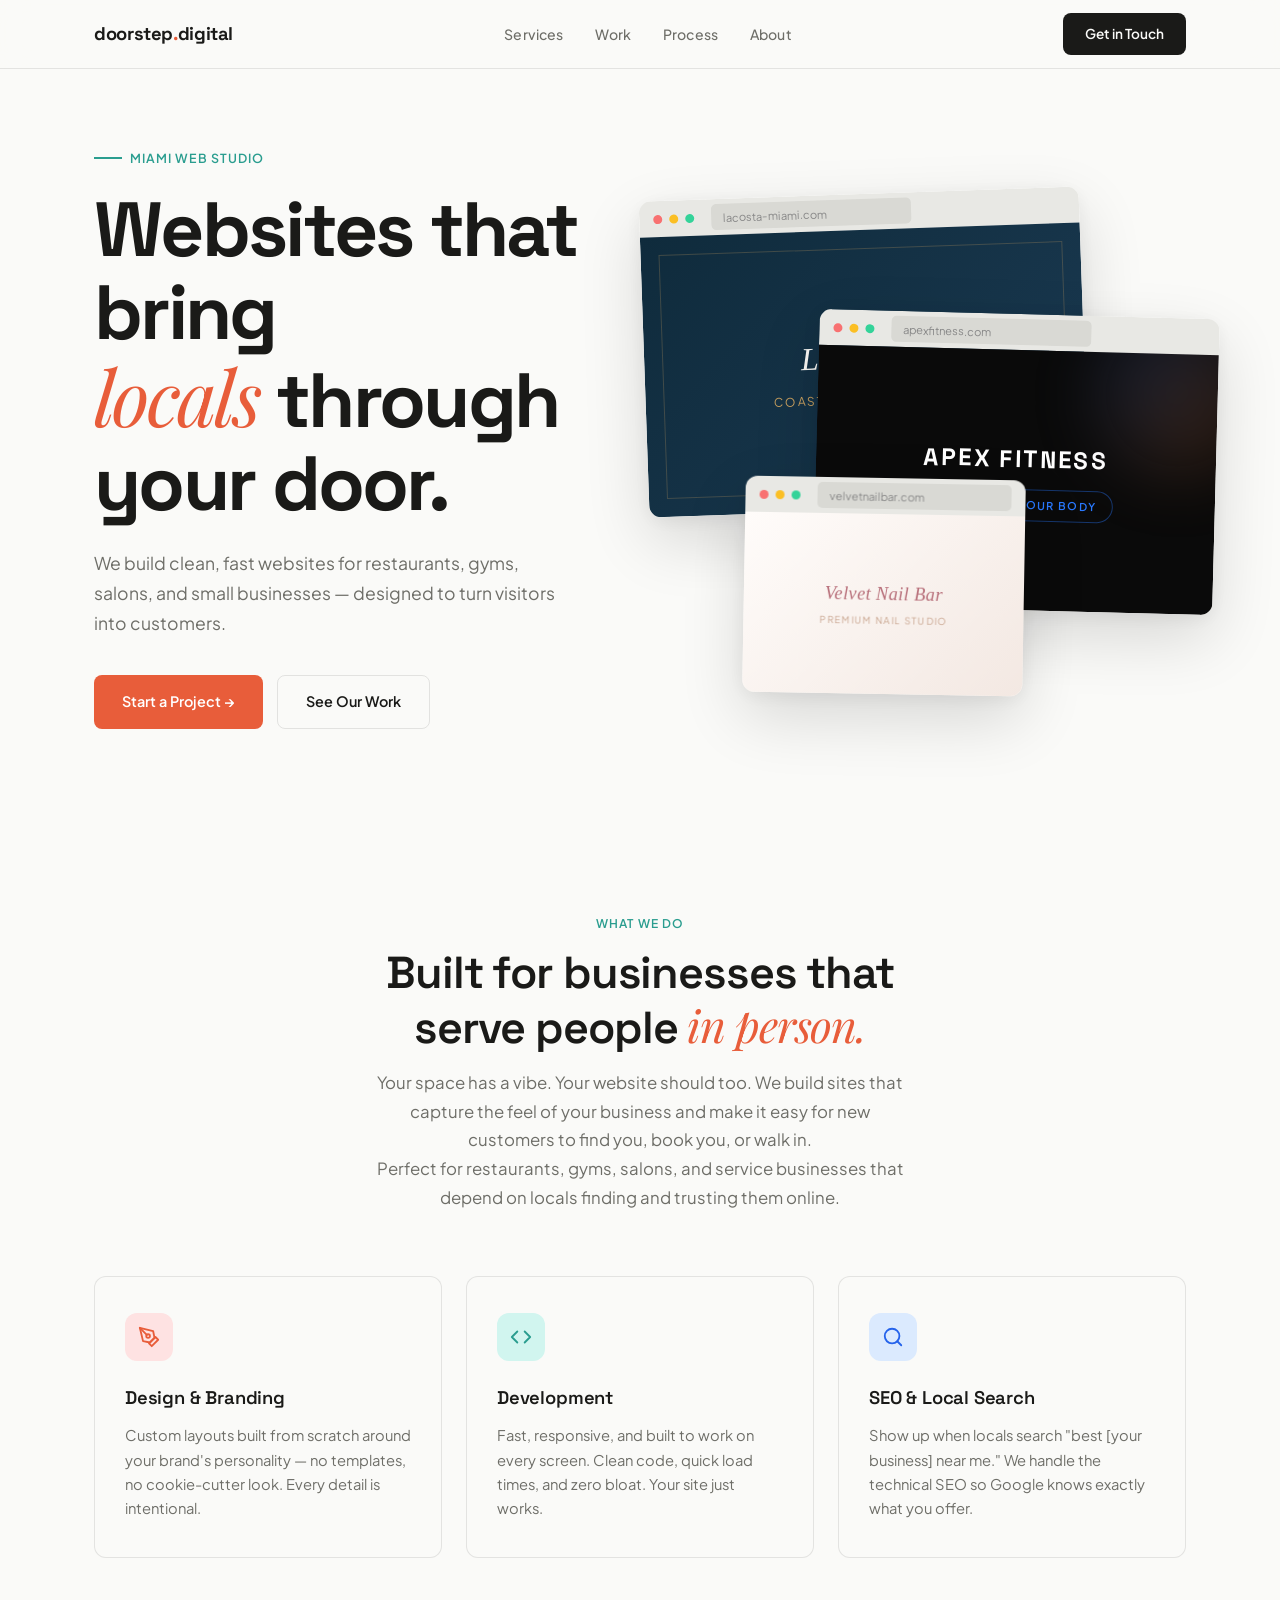
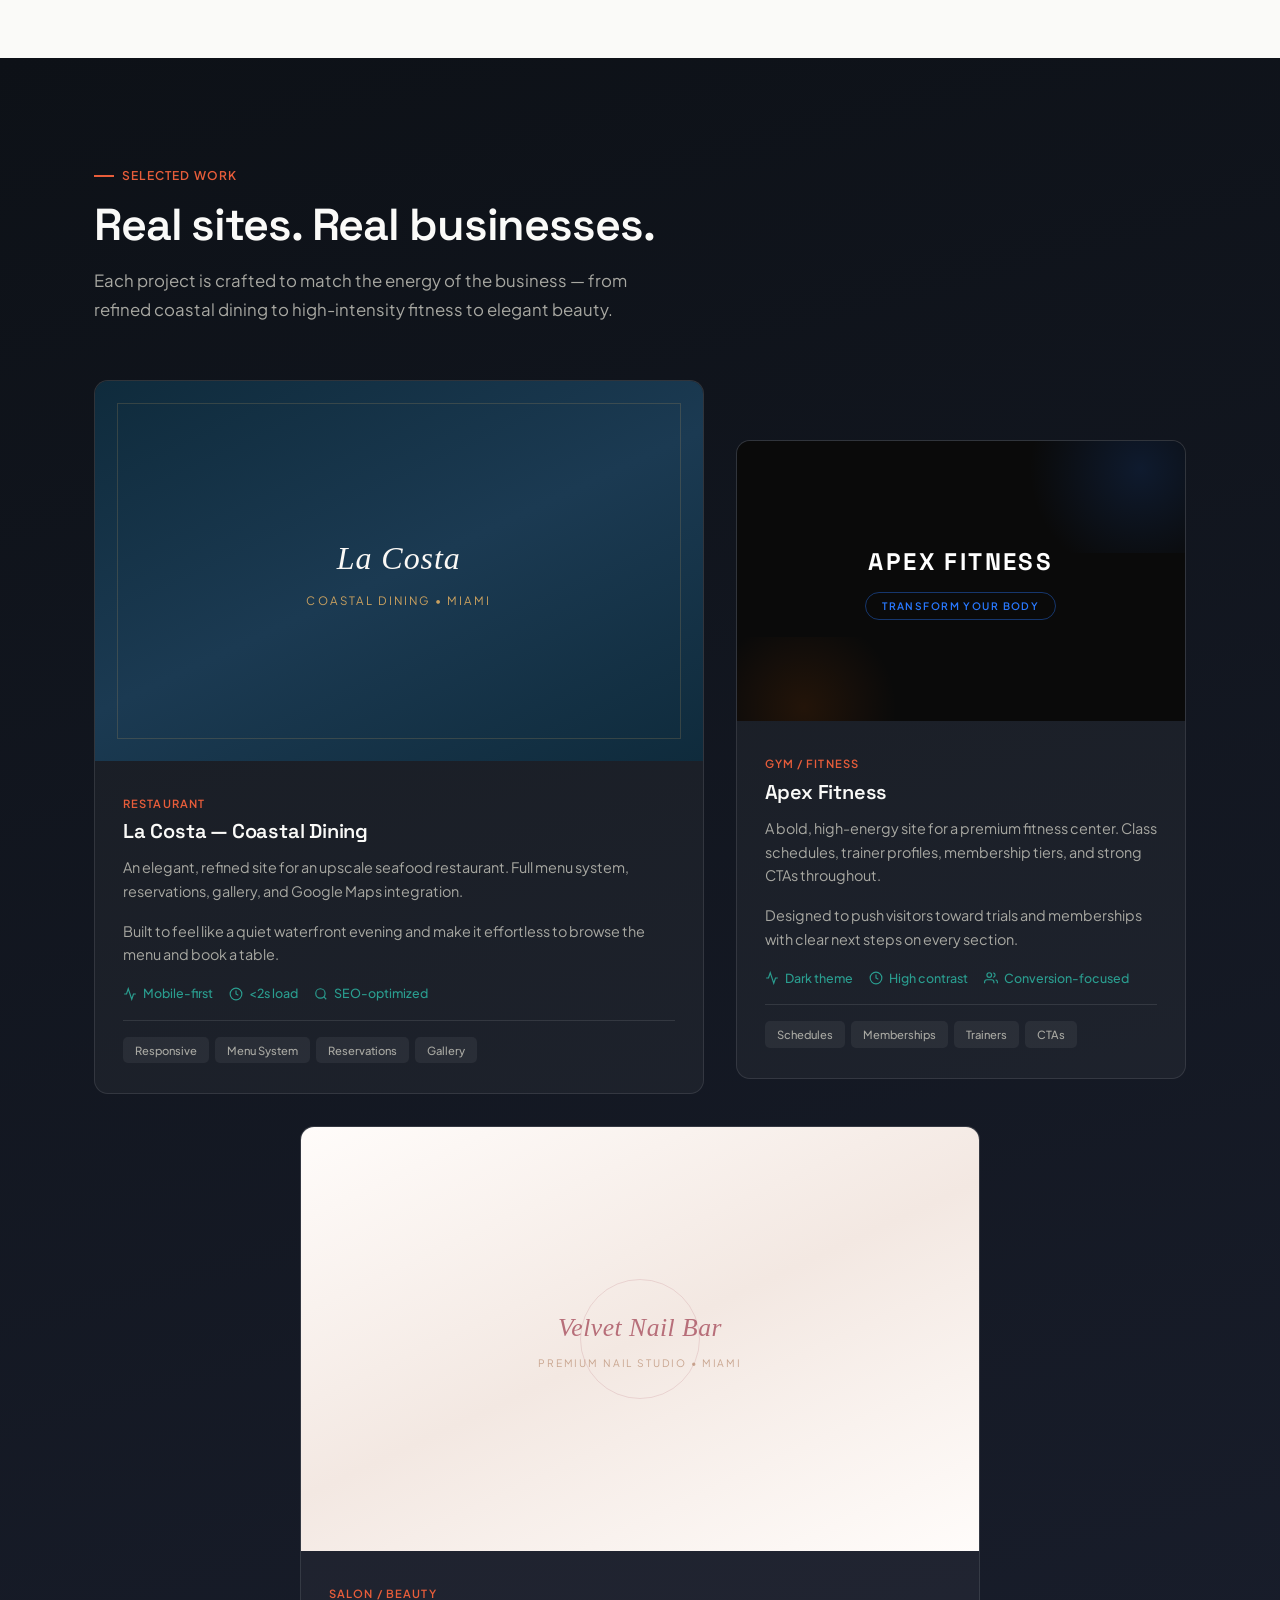
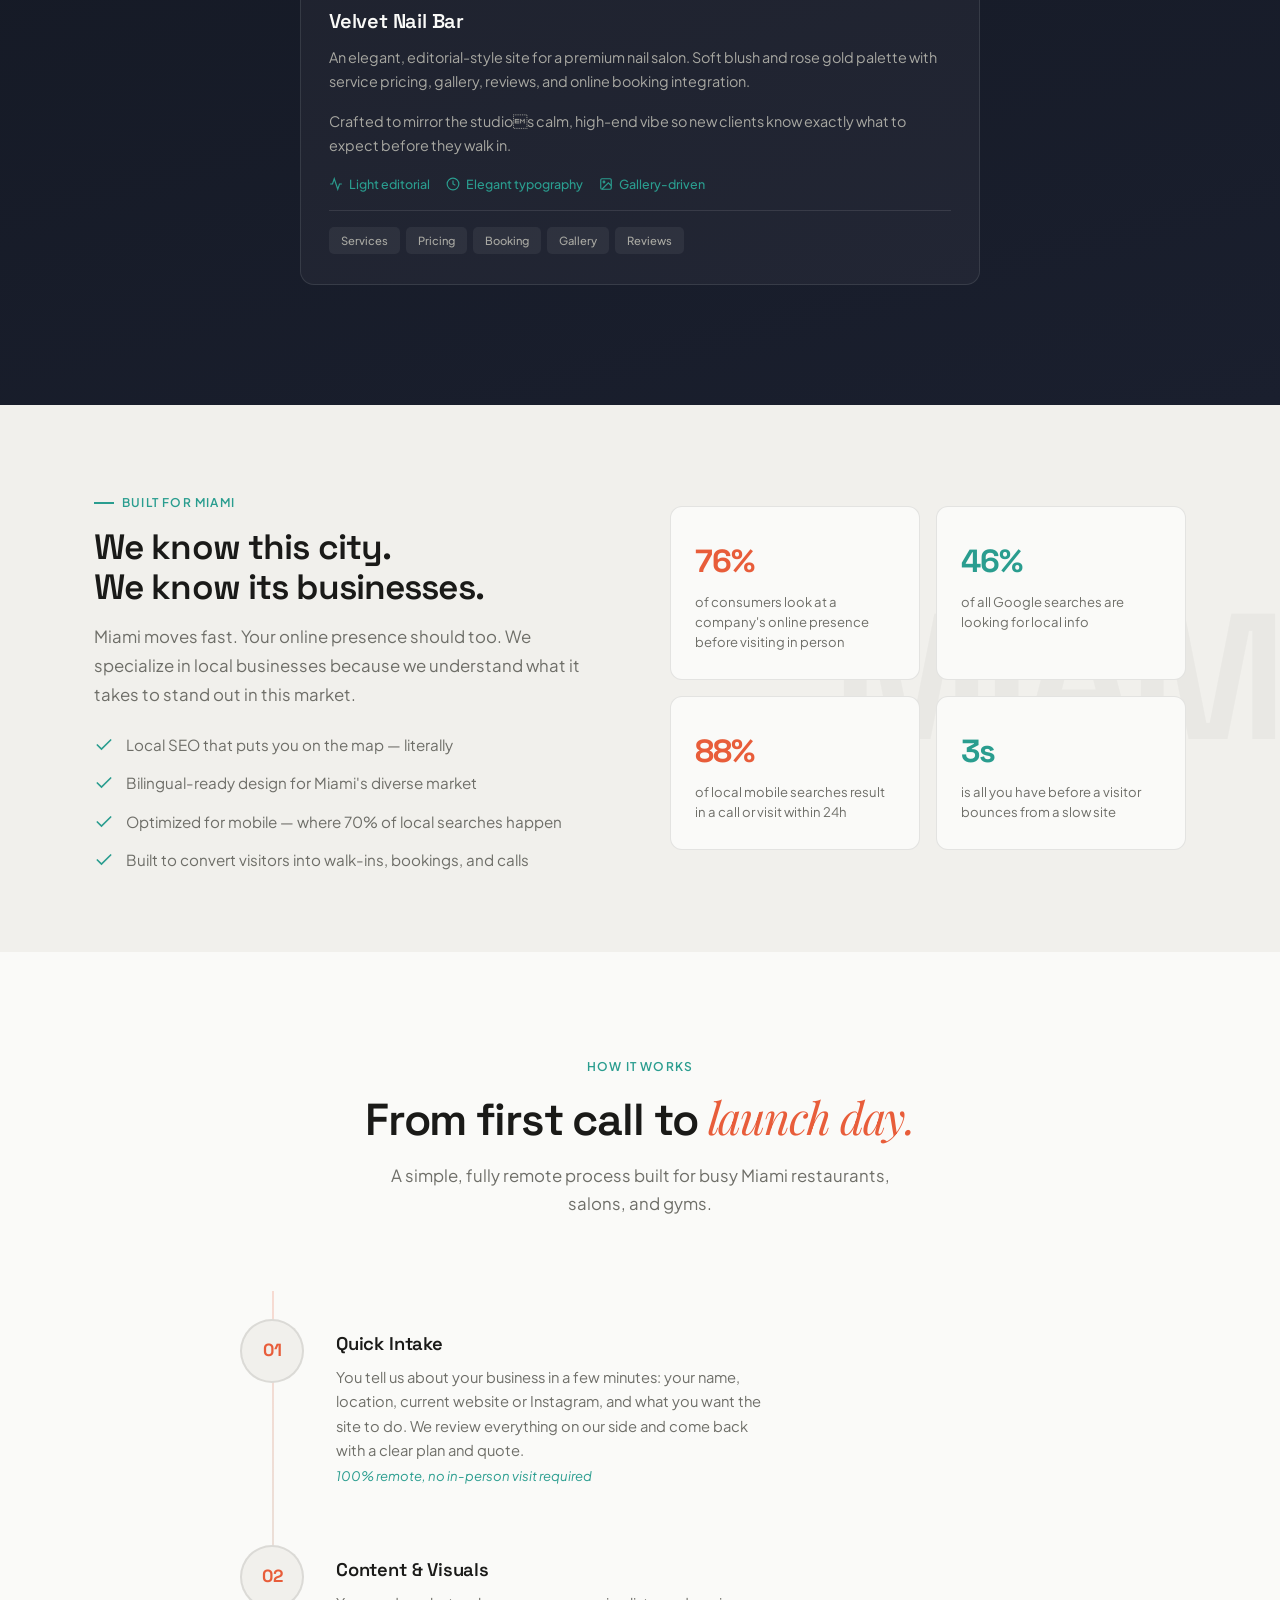
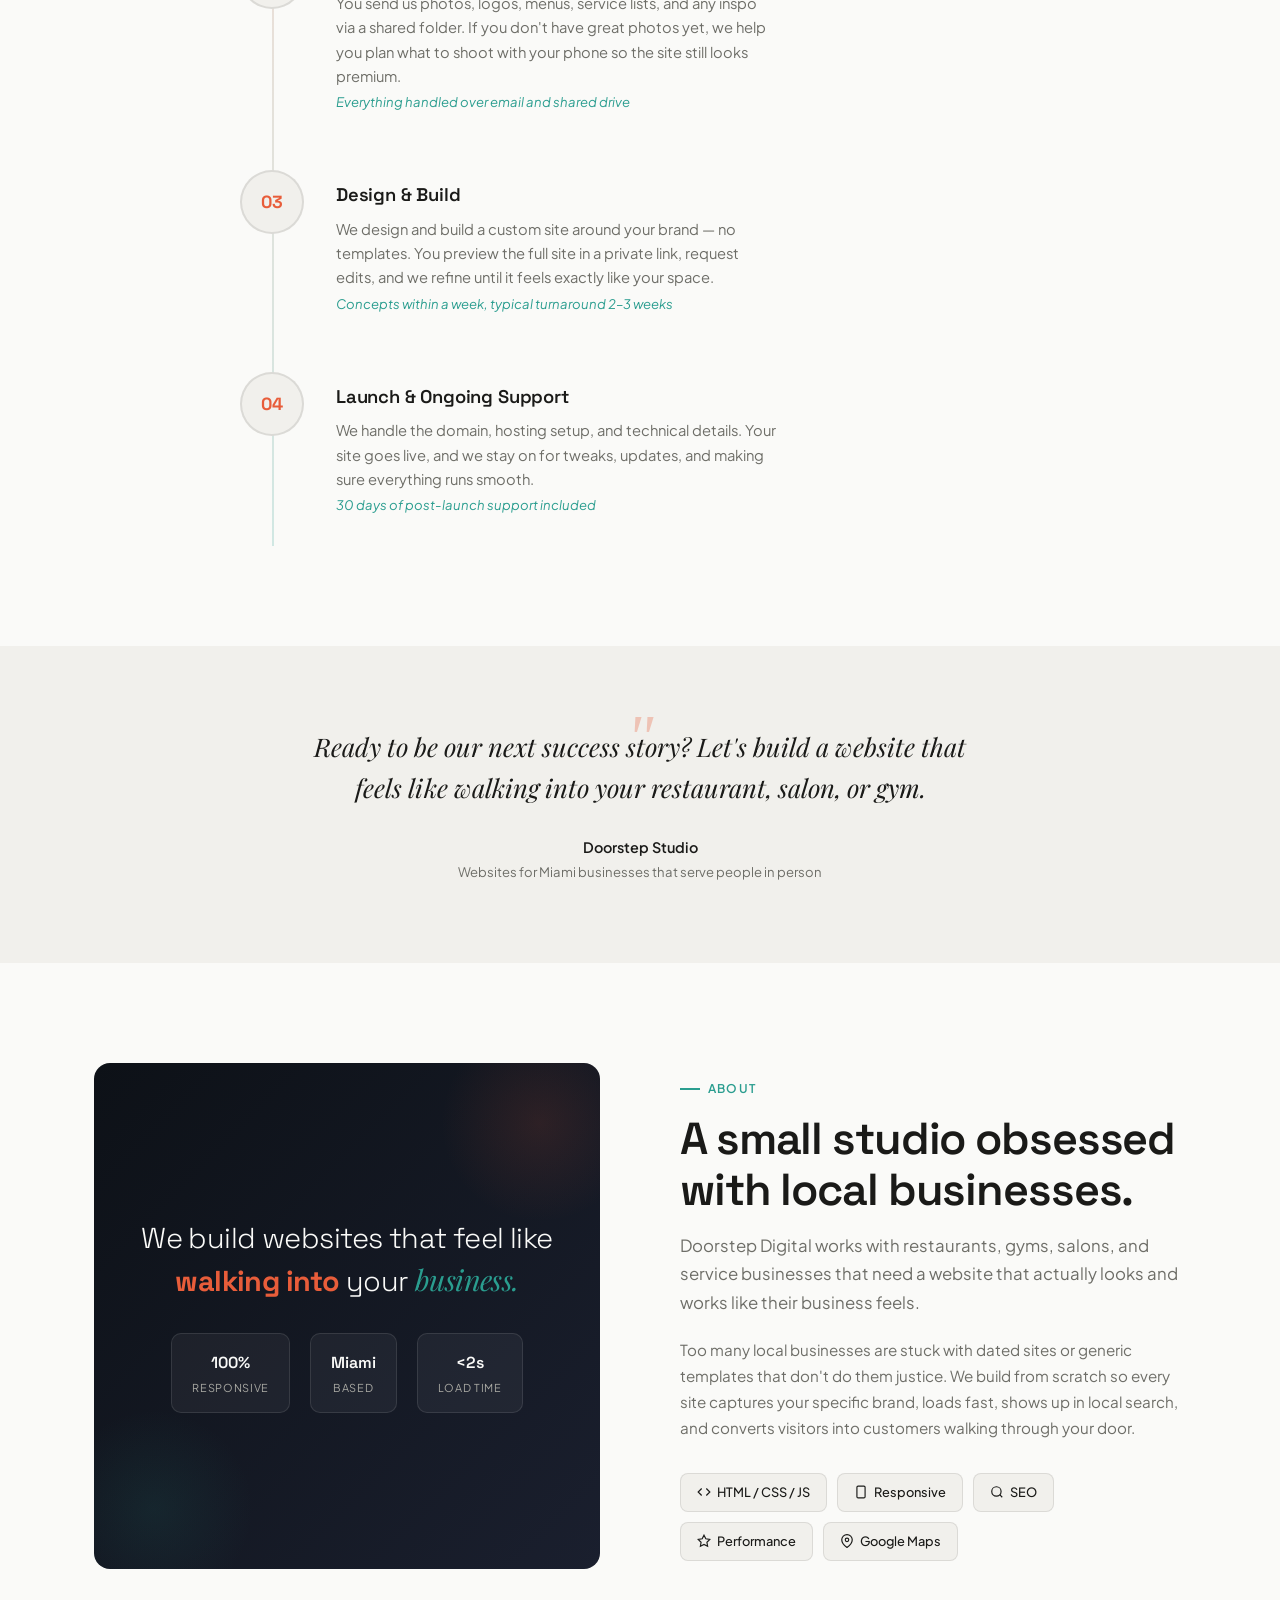
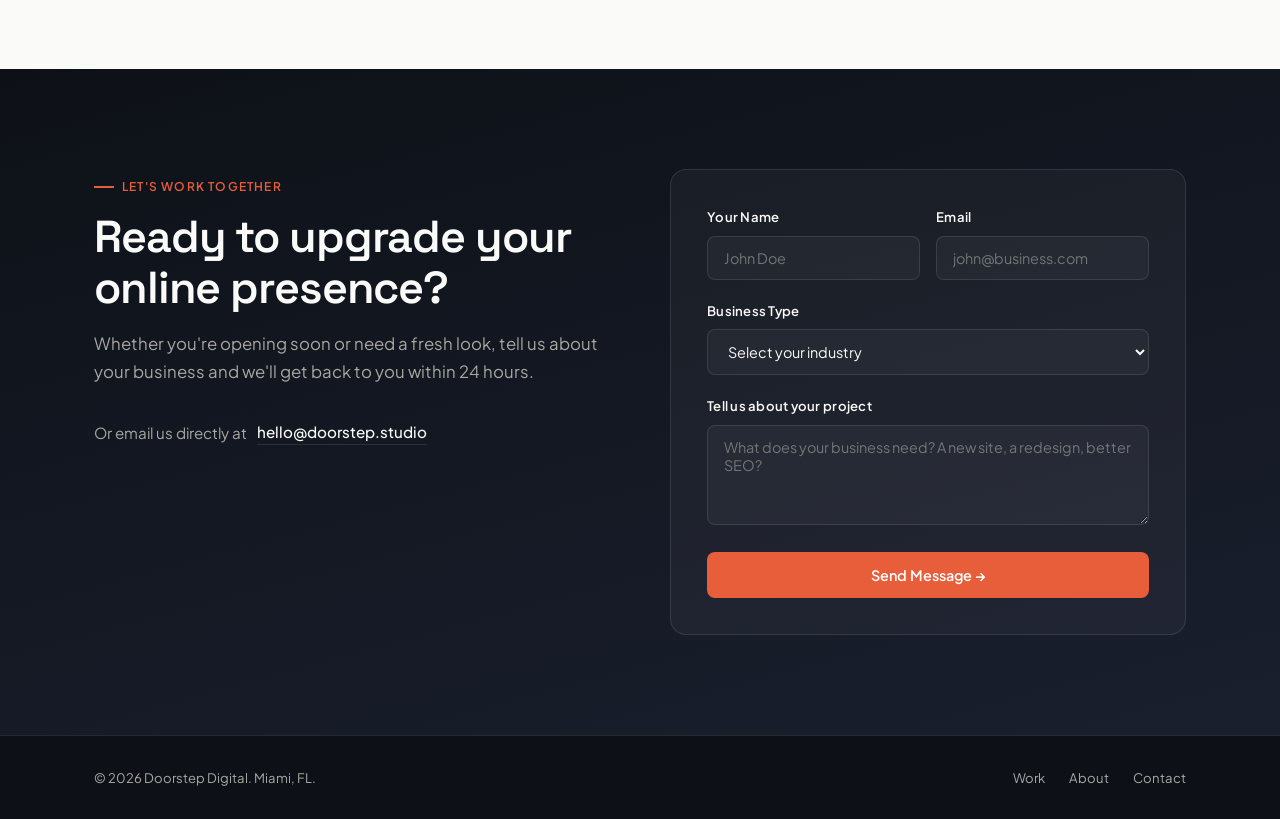
<file: index.html>
<!DOCTYPE html>
<html lang="en">
<head>
  <meta charset="UTF-8">
  <meta name="viewport" content="width=device-width, initial-scale=1.0">
  <title>Doorstep Digital — Websites for Local Businesses</title>
  <meta name="description" content="Doorstep Digital builds sharp, conversion-focused websites for restaurants, gyms, salons, and local businesses. We make your online presence match your in-person experience.">
  <link rel="preconnect" href="https://fonts.googleapis.com">
  <link rel="preconnect" href="https://fonts.gstatic.com" crossorigin>
  <link href="https://fonts.googleapis.com/css2?family=Plus+Jakarta+Sans:ital,wght@0,400;0,500;0,600;0,700;1,400;1,500&family=Space+Grotesk:wght@300;400;500;600;700&family=Playfair+Display:ital,wght@1,400;1,500&display=swap" rel="stylesheet">
  <style>
    *, *::before, *::after { margin: 0; padding: 0; box-sizing: border-box; }
    html { scroll-behavior: smooth; scroll-padding-top: 80px; }

    :root {
      --bg: #FAFAF8;
      --bg-alt: #F1F0EC;
      --bg-dark: #0D1117;
      --bg-dark-mid: #141A23;
      --bg-dark-alt: #1A1F2E;
      --text: #1A1A18;
      --text-muted: #6E6E68;
      --text-inv: #FAFAF8;
      --text-inv-muted: #A8A8A2;
      --accent: #E85D3A;
      --accent-hover: #D14E2D;
      --teal: #2A9D8F;
      --teal-hover: #238578;
      --rule: rgba(26,26,24,0.10);
      --rule-inv: rgba(250,250,248,0.10);
      --heading: 'Space Grotesk', system-ui, sans-serif;
      --body: 'Plus Jakarta Sans', system-ui, sans-serif;
      --serif: 'Playfair Display', Georgia, serif;
      --ease: cubic-bezier(0.25, 0.46, 0.45, 0.94);
      --ease-out: cubic-bezier(0.16, 1, 0.3, 1);
      --radius: 8px;
    }

    body {
      font-family: var(--body);
      color: var(--text);
      background: var(--bg);
      line-height: 1.65;
      -webkit-font-smoothing: antialiased;
      overflow-x: hidden;
    }

    img { max-width: 100%; display: block; }
    a { text-decoration: none; color: inherit; }

    .container {
      width: 100%;
      max-width: 1140px;
      margin: 0 auto;
      padding: 0 24px;
    }

    /* ===== SCROLL PROGRESS ===== */
    .scroll-progress {
      position: fixed;
      top: 0;
      left: 0;
      height: 3px;
      background: linear-gradient(90deg, var(--accent), var(--teal));
      width: 0%;
      z-index: 200;
      transition: width 0.1s linear;
    }

    /* ===== NAV ===== */
    .nav {
      position: fixed; top: 0; left: 0; width: 100%;
      z-index: 100;
      background: rgba(250,250,248,0.88);
      backdrop-filter: blur(16px);
      -webkit-backdrop-filter: blur(16px);
      border-bottom: 1px solid var(--rule);
      transition: background 0.3s, box-shadow 0.3s;
    }
    .nav .container {
      display: flex; align-items: center; justify-content: space-between;
      height: 68px;
    }
    .nav-brand {
      font-family: var(--heading);
      font-weight: 700;
      font-size: 1.15rem;
      letter-spacing: -0.02em;
    }
    .nav-brand span { color: var(--accent); }
    .nav-links { display: flex; gap: 32px; list-style: none; }
    .nav-links a {
      font-size: 0.88rem;
      font-weight: 500;
      color: var(--text-muted);
      letter-spacing: 0.01em;
      transition: color 0.2s;
    }
    .nav-links a:hover { color: var(--text); }
    .nav-cta {
      font-size: 0.85rem;
      font-weight: 600;
      color: var(--text-inv);
      background: var(--text);
      padding: 10px 22px;
      border-radius: var(--radius);
      transition: background 0.2s, transform 0.15s;
    }
    .nav-cta:hover { background: var(--accent); transform: translateY(-1px); }
    .menu-toggle {
      display: none;
      background: none; border: none; cursor: pointer;
      width: 28px; height: 20px; position: relative;
    }
    .menu-toggle span {
      display: block; width: 100%; height: 2px;
      background: var(--text);
      position: absolute; left: 0;
      transition: all 0.3s var(--ease);
    }
    .menu-toggle span:nth-child(1) { top: 0; }
    .menu-toggle span:nth-child(2) { top: 9px; }
    .menu-toggle span:nth-child(3) { top: 18px; }
    .menu-toggle.active span:nth-child(1) { top: 9px; transform: rotate(45deg); }
    .menu-toggle.active span:nth-child(2) { opacity: 0; }
    .menu-toggle.active span:nth-child(3) { top: 9px; transform: rotate(-45deg); }

    /* ===== HERO ===== */
    .hero {
      padding: 140px 0 80px;
      position: relative;
      overflow: hidden;
    }
    .hero .container {
      display: grid;
      grid-template-columns: 1fr 1fr;
      gap: 48px;
      align-items: center;
    }
    .hero-label {
      display: inline-flex;
      align-items: center;
      gap: 8px;
      font-size: 0.78rem;
      font-weight: 600;
      letter-spacing: 0.08em;
      text-transform: uppercase;
      color: var(--teal);
      margin-bottom: 20px;
    }
    .hero-label::before {
      content: '';
      width: 28px; height: 2px;
      background: var(--teal);
    }
    .hero h1 {
      font-family: var(--heading);
      font-size: clamp(3rem, 6vw, 5rem);
      font-weight: 700;
      line-height: 1.08;
      letter-spacing: -0.035em;
      color: var(--text);
      margin-bottom: 24px;
    }
    .hero h1 .hero-accent {
      font-family: var(--serif);
      font-style: italic;
      color: var(--accent);
      font-weight: 400;
    }
    .hero-line {
      display: block;
      opacity: 0;
      transform: translateY(20px);
      animation: heroReveal 0.7s var(--ease-out) forwards;
    }
    .hero-line:nth-child(2) { animation-delay: 0.15s; }
    .hero-line:nth-child(3) { animation-delay: 0.3s; }
    @keyframes heroReveal {
      to { opacity: 1; transform: translateY(0); }
    }
    .hero-sub {
      font-size: 1.1rem;
      color: var(--text-muted);
      line-height: 1.7;
      max-width: 480px;
      margin-bottom: 36px;
      opacity: 0;
      animation: heroReveal 0.7s var(--ease-out) 0.45s forwards;
    }
    .hero-actions {
      display: flex; gap: 14px; flex-wrap: wrap;
      opacity: 0;
      animation: heroReveal 0.7s var(--ease-out) 0.6s forwards;
    }
    .btn {
      display: inline-flex; align-items: center; gap: 8px;
      font-family: var(--body);
      font-size: 0.9rem;
      font-weight: 600;
      padding: 14px 28px;
      border-radius: var(--radius);
      border: none; cursor: pointer;
      transition: all 0.2s var(--ease);
    }
    .btn-primary { background: var(--accent); color: #fff; }
    .btn-primary:hover { background: var(--accent-hover); transform: translateY(-2px); box-shadow: 0 8px 24px rgba(232,93,58,0.25); }
    .btn-secondary { background: transparent; color: var(--text); border: 1.5px solid var(--rule); }
    .btn-secondary:hover { border-color: var(--text); }
    .btn-teal { background: var(--teal); color: #fff; }
    .btn-teal:hover { background: var(--teal-hover); transform: translateY(-2px); box-shadow: 0 8px 24px rgba(42,157,143,0.25); }

    /* Hero Visual — large staggered browser mockups */
    .hero-visual {
      position: relative;
      height: 480px;
      opacity: 0;
      animation: heroReveal 0.9s var(--ease-out) 0.3s forwards;
    }
    .browser-mock {
      position: absolute;
      border-radius: 12px;
      overflow: hidden;
      box-shadow: 0 24px 64px rgba(0,0,0,0.14), 0 4px 20px rgba(0,0,0,0.06);
      transition: transform 0.5s var(--ease-out), box-shadow 0.5s var(--ease-out);
    }
    .browser-mock:hover {
      transform: translateY(-8px) !important;
      box-shadow: 0 32px 80px rgba(0,0,0,0.18), 0 8px 24px rgba(0,0,0,0.08);
    }
    .browser-bar {
      height: 36px;
      background: #E8E8E4;
      display: flex; align-items: center; padding: 0 14px; gap: 7px;
    }
    .browser-dot { width: 9px; height: 9px; border-radius: 50%; }
    .browser-dot:nth-child(1) { background: #F87171; }
    .browser-dot:nth-child(2) { background: #FBBF24; }
    .browser-dot:nth-child(3) { background: #34D399; }
    .browser-url {
      margin-left: 10px;
      font-size: 0.7rem;
      color: #888;
      background: #D9D9D4;
      padding: 4px 12px;
      border-radius: 5px;
      flex: 1;
      max-width: 200px;
    }

    .mock-la-costa {
      width: 440px;
      top: 0; left: -20px;
      z-index: 2;
      transform: rotate(-2deg);
    }
    .mock-la-costa .mock-body {
      height: 280px;
      background: linear-gradient(135deg, #0F2B3C, #1B3A52);
      position: relative;
      display: flex; flex-direction: column;
      align-items: center; justify-content: center;
      color: #FAF8F5;
    }
    .mock-la-costa .mock-body h3 {
      font-family: Georgia, serif;
      font-size: 2rem;
      font-weight: 400;
      font-style: italic;
      letter-spacing: 0.04em;
      margin-bottom: 6px;
    }
    .mock-la-costa .mock-body p {
      font-size: 0.75rem;
      letter-spacing: 0.15em;
      text-transform: uppercase;
      color: #C9A05F;
    }
    .mock-la-costa .mock-body::before {
      content: '';
      position: absolute;
      top: 18px; left: 18px; right: 18px; bottom: 18px;
      border: 1px solid rgba(201,160,95,0.25);
      pointer-events: none;
    }

    .mock-apex {
      width: 400px;
      top: 120px; right: -30px;
      z-index: 3;
      transform: rotate(1.5deg);
    }
    .mock-velvet {
      width: 280px;
      bottom: -20px; left: 80px;
      z-index: 4;
      transform: rotate(1deg);
    }
    .mock-velvet .mock-body {
      height: 180px;
      background: linear-gradient(135deg, #FFFCFA, #F3E8E2);
      display: flex; flex-direction: column;
      align-items: center; justify-content: center;
      position: relative;
    }
    .mock-velvet .mock-body h3 {
      font-family: Georgia, serif;
      font-size: 1.15rem;
      font-weight: 400;
      font-style: italic;
      color: #B76E79;
      letter-spacing: 0.02em;
    }
    .mock-velvet .mock-body p {
      font-size: 0.6rem;
      letter-spacing: 0.14em;
      text-transform: uppercase;
      color: #C9A690;
      margin-top: 4px;
    }
    .mock-apex .mock-body {
      height: 260px;
      background: #0a0a0a;
      display: flex; flex-direction: column;
      align-items: center; justify-content: center;
      color: #fff;
      position: relative;
      overflow: hidden;
    }
    .mock-apex .mock-body::before {
      content: '';
      position: absolute;
      top: -40px; right: -40px;
      width: 160px; height: 160px;
      background: linear-gradient(135deg, #2979ff, #ff6d00);
      border-radius: 50%;
      opacity: 0.2;
      filter: blur(35px);
    }
    .mock-apex .mock-body h3 {
      font-family: 'Space Grotesk', sans-serif;
      font-size: 1.5rem;
      font-weight: 900;
      text-transform: uppercase;
      letter-spacing: 0.1em;
      margin-bottom: 10px;
    }
    .mock-apex .mock-body .mock-tag {
      font-size: 0.68rem;
      font-weight: 600;
      text-transform: uppercase;
      letter-spacing: 0.12em;
      padding: 6px 16px;
      border: 1px solid rgba(41,121,255,0.4);
      border-radius: 20px;
      color: #2979ff;
    }

    /* ===== SHARED SECTION STYLES ===== */
    .section-tag {
      display: inline-flex;
      align-items: center;
      gap: 8px;
      font-size: 0.75rem;
      font-weight: 600;
      letter-spacing: 0.1em;
      text-transform: uppercase;
      color: var(--teal);
      margin-bottom: 14px;
    }
    .section-tag::before {
      content: '';
      width: 20px; height: 2px;
      background: currentColor;
    }
    .section-title {
      font-family: var(--heading);
      font-size: clamp(1.8rem, 3.5vw, 2.8rem);
      font-weight: 600;
      letter-spacing: -0.025em;
      line-height: 1.15;
      margin-bottom: 16px;
    }
    .section-desc {
      font-size: 1.05rem;
      color: var(--text-muted);
      max-width: 540px;
      line-height: 1.7;
    }

    /* ===== SERVICES ===== */
    .services { padding: 100px 0; background: var(--bg); }
    .services-header { text-align: center; margin-bottom: 64px; }
    .services-header .section-tag::before { display: none; }
    .services-header .section-desc { margin: 0 auto; }
    .services-grid {
      display: grid;
      grid-template-columns: repeat(3, 1fr);
      gap: 24px;
    }
    .service-card {
      padding: 36px 30px;
      border-radius: 12px;
      border: 1px solid var(--rule);
      background: var(--bg);
      transition: all 0.35s var(--ease);
    }
    .service-card:hover {
      border-color: transparent;
      box-shadow: 0 16px 48px rgba(0,0,0,0.07);
      transform: translateY(-6px);
    }
    .service-icon {
      width: 48px; height: 48px;
      border-radius: 12px;
      display: flex; align-items: center; justify-content: center;
      margin-bottom: 22px;
      font-size: 1.2rem;
    }
    .service-icon.design { background: #FEE2E2; color: #E85D3A; }
    .service-icon.dev { background: #D1F5EF; color: #2A9D8F; }
    .service-icon.seo { background: #DBEAFE; color: #2563EB; }
    .service-card h3 {
      font-family: var(--heading);
      font-size: 1.15rem;
      font-weight: 600;
      margin-bottom: 10px;
      letter-spacing: -0.01em;
    }
    .service-card p {
      font-size: 0.92rem;
      color: var(--text-muted);
      line-height: 1.65;
    }

    /* ===== WORK ===== */
    .work {
      padding: 100px 0 120px;
      background: linear-gradient(165deg, var(--bg-dark) 0%, var(--bg-dark-alt) 100%);
      color: var(--text-inv);
    }
    .work .section-desc { color: var(--text-inv-muted); }
    .work-header {
      display: flex;
      justify-content: space-between;
      align-items: flex-end;
      margin-bottom: 56px;
    }
    .work .section-tag { color: var(--accent); }
    .work .section-tag::before { background: var(--accent); }
    .work-grid {
      display: grid;
      grid-template-columns: 1.15fr 0.85fr;
      gap: 32px;
      align-items: start;
    }
    .work-grid .work-card:nth-child(2) {
      margin-top: 60px;
    }
    .work-card-full {
      grid-column: 1 / -1;
      max-width: 680px;
      margin: 0 auto;
    }
    .work-card {
      border-radius: 14px;
      overflow: hidden;
      background: rgba(255,255,255,0.04);
      border: 1px solid var(--rule-inv);
      transition: all 0.4s var(--ease);
      position: relative;
    }
    .work-card:hover {
      transform: translateY(-6px);
      border-color: rgba(250,250,248,0.15);
      box-shadow: 0 24px 60px rgba(0,0,0,0.3);
    }
    .work-thumb {
      width: 100%;
      aspect-ratio: 16/10;
      overflow: hidden;
      position: relative;
    }
    .work-thumb-inner {
      width: 100%;
      height: 100%;
      display: flex;
      flex-direction: column;
      align-items: center;
      justify-content: center;
      transition: transform 0.5s var(--ease-out);
    }
    .work-card:hover .work-thumb-inner { transform: scale(1.04); }
    .work-overlay {
      position: absolute;
      inset: 0;
      background: rgba(13,17,23,0.7);
      display: flex;
      align-items: center;
      justify-content: center;
      opacity: 0;
      transition: opacity 0.35s var(--ease);
      z-index: 2;
    }
    .work-card:hover .work-overlay { opacity: 1; }
    .work-overlay span {
      font-family: var(--heading);
      font-size: 0.9rem;
      font-weight: 600;
      color: #fff;
      padding: 12px 24px;
      border: 1.5px solid rgba(255,255,255,0.5);
      border-radius: var(--radius);
      letter-spacing: 0.02em;
      transition: all 0.3s;
    }
    .work-card:hover .work-overlay span {
      border-color: var(--accent);
      background: rgba(232,93,58,0.15);
    }

    /* Thumbs */
    .thumb-lacosta {
      background: linear-gradient(155deg, #0F2B3C 0%, #1B3A52 50%, #0F2B3C 100%);
      position: relative;
    }
    .thumb-lacosta::after {
      content: '';
      position: absolute;
      inset: 22px;
      border: 1px solid rgba(201,160,95,0.2);
      pointer-events: none;
    }
    .thumb-lacosta h4 {
      font-family: Georgia, serif;
      font-size: 2rem;
      font-weight: 400;
      font-style: italic;
      color: #FAF8F5;
      letter-spacing: 0.03em;
    }
    .thumb-lacosta span {
      font-size: 0.72rem;
      letter-spacing: 0.18em;
      text-transform: uppercase;
      color: #C9A05F;
      margin-top: 6px;
    }

    .thumb-apex {
      background: #0a0a0a;
      position: relative;
      overflow: hidden;
    }
    .thumb-apex::before {
      content: '';
      position: absolute;
      top: -20%; right: -20%;
      width: 60%; height: 60%;
      background: radial-gradient(circle, rgba(41,121,255,0.15), transparent 70%);
      pointer-events: none;
    }
    .thumb-apex::after {
      content: '';
      position: absolute;
      bottom: -20%; left: -10%;
      width: 50%; height: 50%;
      background: radial-gradient(circle, rgba(255,109,0,0.1), transparent 70%);
      pointer-events: none;
    }
    .thumb-apex h4 {
      font-family: 'Space Grotesk', sans-serif;
      font-size: 1.5rem;
      font-weight: 900;
      text-transform: uppercase;
      letter-spacing: 0.1em;
      color: #fff;
    }
    .thumb-apex span {
      display: inline-block;
      margin-top: 10px;
      font-size: 0.64rem;
      font-weight: 600;
      letter-spacing: 0.14em;
      text-transform: uppercase;
      padding: 5px 16px;
      border: 1px solid rgba(41,121,255,0.4);
      border-radius: 20px;
      color: #2979ff;
    }

    .thumb-velvet {
      background: linear-gradient(155deg, #FFFCFA 0%, #F3E8E2 50%, #FFFCFA 100%);
      position: relative;
    }
    .thumb-velvet::after {
      content: '';
      position: absolute;
      top: 50%; left: 50%;
      width: 120px; height: 120px;
      transform: translate(-50%, -50%);
      border: 1px solid rgba(183,110,121,0.2);
      border-radius: 50%;
      pointer-events: none;
    }
    .thumb-velvet h4 {
      font-family: Georgia, serif;
      font-size: 1.6rem;
      font-weight: 400;
      font-style: italic;
      color: #B76E79;
      letter-spacing: 0.02em;
    }
    .thumb-velvet span {
      font-size: 0.64rem;
      letter-spacing: 0.18em;
      text-transform: uppercase;
      color: #C9A690;
      margin-top: 6px;
    }

    .work-info { padding: 28px 28px 30px; }
    .work-type {
      font-size: 0.7rem;
      font-weight: 600;
      letter-spacing: 0.1em;
      text-transform: uppercase;
      color: var(--accent);
      margin-bottom: 8px;
    }
    .work-info h3 {
      font-family: var(--heading);
      font-size: 1.25rem;
      font-weight: 600;
      letter-spacing: -0.01em;
      margin-bottom: 8px;
      color: var(--text-inv);
    }
    .work-info p {
      font-size: 0.9rem;
      color: var(--text-inv-muted);
      line-height: 1.65;
      margin-bottom: 16px;
    }
    .work-metrics {
      display: flex; flex-wrap: wrap; gap: 16px;
      margin-bottom: 16px;
      padding-bottom: 16px;
      border-bottom: 1px solid var(--rule-inv);
    }
    .work-metric {
      display: flex; align-items: center; gap: 6px;
      font-size: 0.78rem;
      color: var(--teal);
      font-weight: 500;
    }
    .work-metric svg { width: 14px; height: 14px; flex-shrink: 0; }
    .work-tags { display: flex; flex-wrap: wrap; gap: 6px; }
    .work-tag {
      font-size: 0.7rem;
      font-weight: 500;
      padding: 4px 12px;
      border-radius: 5px;
      background: rgba(250,250,248,0.06);
      color: var(--text-inv-muted);
    }

    /* ===== MIAMI SECTION ===== */
    .miami {
      padding: 80px 0;
      background: var(--bg-alt);
      position: relative;
      overflow: hidden;
    }
    .miami::before {
      content: 'MIAMI';
      position: absolute;
      right: -40px;
      top: 50%;
      transform: translateY(-50%);
      font-family: var(--heading);
      font-size: clamp(6rem, 14vw, 12rem);
      font-weight: 700;
      color: var(--text);
      opacity: 0.03;
      letter-spacing: -0.04em;
      pointer-events: none;
    }
    .miami .container {
      display: grid;
      grid-template-columns: 1fr 1fr;
      gap: 60px;
      align-items: center;
    }
    .miami-content .section-title {
      font-size: clamp(1.6rem, 3vw, 2.2rem);
    }
    .miami-content .section-desc { margin-bottom: 24px; }
    .miami-points {
      list-style: none;
      display: flex; flex-direction: column; gap: 14px;
    }
    .miami-points li {
      display: flex; align-items: flex-start; gap: 12px;
      font-size: 0.95rem;
      color: var(--text-muted);
      line-height: 1.6;
    }
    .miami-points li svg {
      width: 20px; height: 20px;
      color: var(--teal);
      flex-shrink: 0;
      margin-top: 2px;
    }
    .miami-visual {
      display: grid;
      grid-template-columns: 1fr 1fr;
      gap: 16px;
    }
    .miami-stat-card {
      padding: 28px 24px;
      border-radius: 12px;
      background: var(--bg);
      border: 1px solid var(--rule);
    }
    .miami-stat-card .stat-val {
      font-family: var(--heading);
      font-size: 2rem;
      font-weight: 700;
      color: var(--text);
      letter-spacing: -0.03em;
      margin-bottom: 4px;
    }
    .miami-stat-card .stat-val.accent { color: var(--accent); }
    .miami-stat-card .stat-val.teal { color: var(--teal); }
    .miami-stat-card .stat-desc {
      font-size: 0.82rem;
      color: var(--text-muted);
      line-height: 1.5;
    }

    /* ===== PROCESS ===== */
    .process { padding: 100px 0; background: var(--bg); }
    .process-header { text-align: center; margin-bottom: 72px; }
    .process-header .section-tag::before { display: none; }
    .process-header .section-desc { margin: 0 auto; }
    .process-timeline {
      display: flex; flex-direction: column; gap: 0;
      position: relative;
      max-width: 800px;
      margin: 0 auto;
    }
    .process-timeline::before {
      content: '';
      position: absolute;
      left: 32px;
      top: 0;
      bottom: 0;
      width: 2px;
      background: linear-gradient(to bottom, var(--accent), var(--teal));
      opacity: 0.2;
    }
    .timeline-item {
      display: flex;
      gap: 32px;
      padding: 28px 0;
      position: relative;
    }
    .timeline-num {
      width: 64px; height: 64px;
      border-radius: 50%;
      background: var(--bg-alt);
      border: 2px solid var(--rule);
      display: flex; align-items: center; justify-content: center;
      font-family: var(--heading);
      font-size: 1.1rem;
      font-weight: 700;
      color: var(--accent);
      flex-shrink: 0;
      z-index: 1;
      transition: all 0.3s;
    }
    .timeline-item:hover .timeline-num {
      background: var(--accent);
      color: #fff;
      border-color: var(--accent);
    }
    .timeline-body { padding-top: 10px; }
    .timeline-body h3 {
      font-family: var(--heading);
      font-size: 1.15rem;
      font-weight: 600;
      margin-bottom: 6px;
      letter-spacing: -0.01em;
    }
    .timeline-body p {
      font-size: 0.92rem;
      color: var(--text-muted);
      line-height: 1.65;
      max-width: 440px;
    }
    .timeline-body .timeline-detail {
      font-size: 0.82rem;
      font-style: italic;
      color: var(--teal);
      margin-top: 6px;
    }

    /* ===== TESTIMONIAL ===== */
    .testimonial {
      padding: 80px 0;
      background: var(--bg-alt);
    }
    .testimonial .container {
      max-width: 740px;
      text-align: center;
    }
    .testimonial-quote {
      font-family: var(--serif);
      font-style: italic;
      font-size: clamp(1.2rem, 2.5vw, 1.6rem);
      color: var(--text);
      line-height: 1.6;
      margin-bottom: 28px;
      position: relative;
    }
    .testimonial-quote::before {
      content: '"';
      font-family: Georgia, serif;
      font-size: 4rem;
      color: var(--accent);
      opacity: 0.3;
      position: absolute;
      top: -20px;
      left: 50%;
      transform: translateX(-50%);
      line-height: 1;
    }
    .testimonial-author {
      font-size: 0.9rem;
      font-weight: 600;
      color: var(--text);
    }
    .testimonial-role {
      font-size: 0.82rem;
      color: var(--text-muted);
      margin-top: 2px;
    }

    /* ===== ABOUT ===== */
    .about { padding: 100px 0; background: var(--bg); }
    .about .container {
      display: grid;
      grid-template-columns: 1fr 1fr;
      gap: 80px;
      align-items: center;
    }
    .about-content .section-desc { margin-bottom: 20px; }
    .about-detail {
      font-size: 0.95rem;
      color: var(--text-muted);
      line-height: 1.7;
      margin-bottom: 32px;
    }
    .about-tools {
      display: flex; flex-wrap: wrap; gap: 10px;
    }
    .tool-tag {
      display: inline-flex;
      align-items: center;
      gap: 6px;
      font-size: 0.8rem;
      font-weight: 500;
      padding: 8px 16px;
      border-radius: var(--radius);
      background: var(--bg-alt);
      color: var(--text);
      border: 1px solid var(--rule);
      transition: all 0.2s;
    }
    .tool-tag:hover {
      border-color: var(--teal);
      color: var(--teal);
    }
    .tool-tag svg { width: 14px; height: 14px; }
    .about-visual {
      background: linear-gradient(135deg, var(--bg-dark) 0%, var(--bg-dark-alt) 100%);
      border-radius: 16px;
      aspect-ratio: 1;
      display: flex;
      flex-direction: column;
      align-items: center;
      justify-content: center;
      position: relative;
      overflow: hidden;
      padding: 40px;
    }
    .about-visual-tagline {
      font-family: var(--heading);
      font-size: clamp(1.4rem, 2.5vw, 1.8rem);
      font-weight: 300;
      color: var(--text-inv);
      text-align: center;
      line-height: 1.4;
      letter-spacing: -0.02em;
    }
    .about-visual-tagline strong {
      font-weight: 700;
      color: var(--accent);
    }
    .about-visual-tagline em {
      font-family: var(--serif);
      color: var(--teal);
    }
    .about-visual::before {
      content: '';
      position: absolute;
      width: 200px; height: 200px;
      border-radius: 50%;
      background: radial-gradient(circle, rgba(232,93,58,0.12), transparent 70%);
      top: -40px; right: -40px;
      pointer-events: none;
    }
    .about-visual::after {
      content: '';
      position: absolute;
      width: 200px; height: 200px;
      border-radius: 50%;
      background: radial-gradient(circle, rgba(42,157,143,0.1), transparent 70%);
      bottom: -40px; left: -40px;
      pointer-events: none;
    }
    .about-badges {
      display: flex; gap: 20px;
      margin-top: 32px;
    }
    .about-badge {
      text-align: center;
      padding: 16px 20px;
      border-radius: 10px;
      background: rgba(255,255,255,0.05);
      border: 1px solid var(--rule-inv);
    }
    .about-badge .badge-val {
      font-family: var(--heading);
      font-size: 1rem;
      font-weight: 600;
      color: var(--text-inv);
      margin-bottom: 2px;
    }
    .about-badge .badge-label {
      font-size: 0.68rem;
      color: var(--text-inv-muted);
      text-transform: uppercase;
      letter-spacing: 0.06em;
    }

    /* ===== CTA / CONTACT ===== */
    .cta-section {
      padding: 100px 0;
      background: linear-gradient(165deg, var(--bg-dark) 0%, var(--bg-dark-alt) 100%);
    }
    .cta-section .container {
      display: grid;
      grid-template-columns: 1fr 1fr;
      gap: 60px;
      align-items: start;
    }
    .cta-text .section-tag { color: var(--accent); }
    .cta-text .section-tag::before { background: var(--accent); }
    .cta-text .section-title { color: var(--text-inv); }
    .cta-text .section-desc {
      color: var(--text-inv-muted);
      margin-bottom: 32px;
    }
    .cta-email-link {
      display: inline-flex; align-items: center; gap: 10px;
      font-size: 0.95rem;
      color: var(--text-inv-muted);
    }
    .cta-email-link a {
      color: var(--text-inv);
      font-weight: 500;
      border-bottom: 1px solid var(--rule-inv);
      transition: all 0.2s;
    }
    .cta-email-link a:hover { color: var(--accent); border-color: var(--accent); }

    .contact-form {
      background: rgba(255,255,255,0.04);
      border: 1px solid var(--rule-inv);
      border-radius: 16px;
      padding: 36px;
    }
    .form-group { margin-bottom: 20px; }
    .form-group label {
      display: block;
      font-size: 0.82rem;
      font-weight: 600;
      color: var(--text-inv);
      margin-bottom: 8px;
      letter-spacing: 0.02em;
    }
    .form-group input,
    .form-group select,
    .form-group textarea {
      width: 100%;
      padding: 12px 16px;
      border-radius: var(--radius);
      border: 1px solid var(--rule-inv);
      background: rgba(255,255,255,0.04);
      color: var(--text-inv);
      font-family: var(--body);
      font-size: 0.9rem;
      transition: border-color 0.2s;
      outline: none;
    }
    .form-group input::placeholder,
    .form-group textarea::placeholder {
      color: var(--text-inv-muted);
      opacity: 0.6;
    }
    .form-group input:focus,
    .form-group select:focus,
    .form-group textarea:focus {
      border-color: var(--accent);
    }
    .form-group select { cursor: pointer; }
    .form-group select option { background: var(--bg-dark); color: var(--text-inv); }
    .form-group textarea { resize: vertical; min-height: 100px; }
    .form-row {
      display: grid;
      grid-template-columns: 1fr 1fr;
      gap: 16px;
    }
    .form-submit {
      width: 100%;
      padding: 14px;
      border: none;
      border-radius: var(--radius);
      background: var(--accent);
      color: #fff;
      font-family: var(--body);
      font-size: 0.9rem;
      font-weight: 600;
      cursor: pointer;
      transition: all 0.2s;
    }
    .form-submit:hover { background: var(--accent-hover); transform: translateY(-1px); }

    /* ===== FOOTER ===== */
    .footer {
      padding: 28px 0;
      background: var(--bg-dark);
      border-top: 1px solid var(--rule-inv);
    }
    .footer .container {
      display: flex;
      justify-content: space-between;
      align-items: center;
    }
    .footer-left {
      font-size: 0.82rem;
      color: var(--text-inv-muted);
    }
    .footer-links { display: flex; gap: 24px; list-style: none; }
    .footer-links a {
      font-size: 0.82rem;
      color: var(--text-inv-muted);
      transition: color 0.2s;
    }
    .footer-links a:hover { color: var(--text-inv); }

    /* ===== MOBILE MENU ===== */
    .mobile-menu {
      position: fixed;
      top: 68px; left: 0; right: 0; bottom: 0;
      background: rgba(250,250,248,0.98);
      backdrop-filter: blur(12px);
      display: flex; flex-direction: column;
      align-items: center; justify-content: center;
      gap: 28px;
      transform: translateY(-100%);
      opacity: 0;
      transition: all 0.35s var(--ease);
      z-index: 99;
      pointer-events: none;
    }
    .mobile-menu.open {
      transform: translateY(0);
      opacity: 1;
      pointer-events: auto;
    }
    .mobile-menu a {
      font-family: var(--heading);
      font-size: 1.4rem;
      font-weight: 600;
      color: var(--text);
    }

    /* ===== ANIMATIONS ===== */
    .fade-up {
      opacity: 0;
      transform: translateY(30px);
      transition: opacity 0.65s var(--ease-out), transform 0.65s var(--ease-out);
    }
    .fade-up.visible { opacity: 1; transform: translateY(0); }

    .slide-left {
      opacity: 0;
      transform: translateX(-40px);
      transition: opacity 0.65s var(--ease-out), transform 0.65s var(--ease-out);
    }
    .slide-left.visible { opacity: 1; transform: translateX(0); }

    .slide-right {
      opacity: 0;
      transform: translateX(40px);
      transition: opacity 0.65s var(--ease-out), transform 0.65s var(--ease-out);
    }
    .slide-right.visible { opacity: 1; transform: translateX(0); }

    /* ===== RESPONSIVE ===== */
    @media (max-width: 960px) {
      .hero .container { grid-template-columns: 1fr; gap: 40px; }
      .hero-visual { height: 360px; margin: 0 auto; max-width: 500px; }
      .mock-la-costa { width: 320px; }
      .mock-apex { width: 290px; }
      .mock-velvet { width: 220px; bottom: -10px; left: 50px; }
      .work-card-full { max-width: 100%; }
      .work-grid { grid-template-columns: 1fr; }
      .work-grid .work-card:nth-child(2) { margin-top: 0; }
      .services-grid { grid-template-columns: repeat(2, 1fr); }
      .services-grid .service-card:last-child {
        grid-column: 1 / -1; max-width: 400px; justify-self: center;
      }
      .miami .container { grid-template-columns: 1fr; gap: 40px; }
      .about .container { grid-template-columns: 1fr; gap: 40px; }
      .about-visual { max-height: 380px; }
      .cta-section .container { grid-template-columns: 1fr; }
    }
    @media (max-width: 680px) {
      .nav-links, .nav-cta-desktop { display: none; }
      .menu-toggle { display: block; }
      .hero { padding: 120px 0 50px; }
      .hero h1 { font-size: 2.4rem; }
      .hero-visual { height: 300px; }
      .mock-la-costa { width: 260px; transform: rotate(-1deg); }
      .mock-apex { width: 240px; top: 110px; transform: rotate(1deg); }
      .mock-velvet { width: 180px; bottom: 0; left: 30px; }
      .services-grid { grid-template-columns: 1fr; }
      .services-grid .service-card:last-child { max-width: none; }
      .work-header { flex-direction: column; align-items: flex-start; gap: 20px; }
      .miami-visual { grid-template-columns: 1fr 1fr; }
      .form-row { grid-template-columns: 1fr; }
      .footer .container { flex-direction: column; gap: 12px; text-align: center; }
      .about-badges { flex-direction: row; gap: 12px; }
      .about-badge { padding: 12px 16px; }
      .process-timeline::before { left: 28px; }
      .timeline-num { width: 56px; height: 56px; font-size: 1rem; }
    }
  </style>
</head>
<body>

  <!-- Scroll Progress -->
  <div class="scroll-progress" id="scrollProgress"></div>

  <!-- Nav -->
  <nav class="nav">
    <div class="container">
      <a href="#" class="nav-brand">doorstep<span>.</span>digital</a>
      <ul class="nav-links">
        <li><a href="#services">Services</a></li>
        <li><a href="#work">Work</a></li>
        <li><a href="#process">Process</a></li>
        <li><a href="#about">About</a></li>
      </ul>
      <a href="#contact" class="nav-cta nav-cta-desktop">Get in Touch</a>
      <button class="menu-toggle" id="menuToggle" aria-label="Toggle menu">
        <span></span><span></span><span></span>
      </button>
    </div>
  </nav>

  <!-- Mobile Menu -->
  <div class="mobile-menu" id="mobileMenu">
    <a href="#services">Services</a>
    <a href="#work">Work</a>
    <a href="#process">Process</a>
    <a href="#about">About</a>
    <a href="#contact">Get in Touch</a>
  </div>

  <!-- Hero -->
  <section class="hero">
    <div class="container">
      <div class="hero-text">
        <span class="hero-label">Miami Web Studio</span>
        <h1>
          <span class="hero-line">Websites that bring</span>
          <span class="hero-line"><span class="hero-accent">locals</span> through</span>
          <span class="hero-line">your door.</span>
        </h1>
        <p class="hero-sub">We build clean, fast websites for restaurants, gyms, salons, and small businesses — designed to turn visitors into customers.</p>
        <div class="hero-actions">
          <a href="#contact" class="btn btn-primary">Start a Project →</a>
          <a href="#work" class="btn btn-secondary">See Our Work</a>
        </div>
      </div>
      <div class="hero-visual" id="heroVisual">
        <div class="browser-mock mock-la-costa">
          <div class="browser-bar">
            <span class="browser-dot"></span><span class="browser-dot"></span><span class="browser-dot"></span>
            <span class="browser-url">lacosta-miami.com</span>
          </div>
          <div class="mock-body">
            <h3>La Costa</h3>
            <p>Coastal Dining &bull; Miami</p>
          </div>
        </div>
        <div class="browser-mock mock-apex">
          <div class="browser-bar">
            <span class="browser-dot"></span><span class="browser-dot"></span><span class="browser-dot"></span>
            <span class="browser-url">apexfitness.com</span>
          </div>
          <div class="mock-body">
            <h3>APEX FITNESS</h3>
            <span class="mock-tag">Transform Your Body</span>
          </div>
        </div>
        <div class="browser-mock mock-velvet">
          <div class="browser-bar">
            <span class="browser-dot"></span><span class="browser-dot"></span><span class="browser-dot"></span>
            <span class="browser-url">velvetnailbar.com</span>
          </div>
          <div class="mock-body">
            <h3>Velvet Nail Bar</h3>
            <p>Premium Nail Studio</p>
          </div>
        </div>
      </div>
    </div>
  </section>

  <!-- Services -->
  <section id="services" class="services">
    <div class="container">
      <div class="services-header fade-up">
        <span class="section-tag">What We Do</span>
        <h2 class="section-title">Built for businesses that<br>serve people <em style="font-family: var(--serif); font-weight: 400; color: var(--accent);">in person.</em></h2>
        <p class="section-desc">Your space has a vibe. Your website should too. We build sites that capture the feel of your business and make it easy for new customers to find you, book you, or walk in.</p>
        <p class="section-desc">Perfect for restaurants, gyms, salons, and service businesses that depend on locals finding and trusting them online.</p>
      </div>
      <div class="services-grid">
        <div class="service-card fade-up" style="transition-delay: 0ms;">
          <div class="service-icon design">
            <svg width="22" height="22" viewBox="0 0 24 24" fill="none" stroke="currentColor" stroke-width="2" stroke-linecap="round" stroke-linejoin="round"><path d="M12 19l7-7 3 3-7 7-3-3z"/><path d="M18 13l-1.5-7.5L2 2l3.5 14.5L13 18l5-5z"/><path d="M2 2l7.586 7.586"/><circle cx="11" cy="11" r="2"/></svg>
          </div>
          <h3>Design & Branding</h3>
          <p>Custom layouts built from scratch around your brand's personality — no templates, no cookie-cutter look. Every detail is intentional.</p>
        </div>
        <div class="service-card fade-up" style="transition-delay: 120ms;">
          <div class="service-icon dev">
            <svg width="22" height="22" viewBox="0 0 24 24" fill="none" stroke="currentColor" stroke-width="2" stroke-linecap="round" stroke-linejoin="round"><polyline points="16 18 22 12 16 6"/><polyline points="8 6 2 12 8 18"/></svg>
          </div>
          <h3>Development</h3>
          <p>Fast, responsive, and built to work on every screen. Clean code, quick load times, and zero bloat. Your site just works.</p>
        </div>
        <div class="service-card fade-up" style="transition-delay: 240ms;">
          <div class="service-icon seo">
            <svg width="22" height="22" viewBox="0 0 24 24" fill="none" stroke="currentColor" stroke-width="2" stroke-linecap="round" stroke-linejoin="round"><circle cx="11" cy="11" r="8"/><line x1="21" y1="21" x2="16.65" y2="16.65"/></svg>
          </div>
          <h3>SEO & Local Search</h3>
          <p>Show up when locals search "best [your business] near me." We handle the technical SEO so Google knows exactly what you offer.</p>
        </div>
      </div>
    </div>
  </section>

  <!-- Work -->
  <section id="work" class="work">
    <div class="container">
      <div class="work-header fade-up">
        <div>
          <span class="section-tag">Selected Work</span>
          <h2 class="section-title" style="color: var(--text-inv);">Real sites. Real businesses.</h2>
          <p class="section-desc">Each project is crafted to match the energy of the business — from refined coastal dining to high-intensity fitness to elegant beauty.</p>
        </div>
      </div>
      <div class="work-grid">

        <!-- La Costa -->
        <a href="la-costa-restaurant/index.html" class="work-card slide-left">
          <div class="work-thumb">
            <div class="work-thumb-inner thumb-lacosta">
              <h4>La Costa</h4>
              <span>Coastal Dining &bull; Miami</span>
            </div>
            <div class="work-overlay"><span>View Project →</span></div>
          </div>
          <div class="work-info">
            <span class="work-type">Restaurant</span>
            <h3>La Costa — Coastal Dining</h3>
            <p>An elegant, refined site for an upscale seafood restaurant. Full menu system, reservations, gallery, and Google Maps integration.</p>
            <p>Built to feel like a quiet waterfront evening and make it effortless to browse the menu and book a table.</p>
            <div class="work-metrics">
              <span class="work-metric">
                <svg viewBox="0 0 24 24" fill="none" stroke="currentColor" stroke-width="2"><polyline points="22 12 18 12 15 21 9 3 6 12 2 12"/></svg>
                Mobile-first
              </span>
              <span class="work-metric">
                <svg viewBox="0 0 24 24" fill="none" stroke="currentColor" stroke-width="2"><circle cx="12" cy="12" r="10"/><polyline points="12 6 12 12 16 14"/></svg>
                &lt;2s load
              </span>
              <span class="work-metric">
                <svg viewBox="0 0 24 24" fill="none" stroke="currentColor" stroke-width="2"><circle cx="11" cy="11" r="8"/><line x1="21" y1="21" x2="16.65" y2="16.65"/></svg>
                SEO-optimized
              </span>
            </div>
            <div class="work-tags">
              <span class="work-tag">Responsive</span>
              <span class="work-tag">Menu System</span>
              <span class="work-tag">Reservations</span>
              <span class="work-tag">Gallery</span>
            </div>
          </div>
        </a>

        <!-- Apex Fitness -->
        <a href="apex-fitness/index.html" class="work-card slide-right">
          <div class="work-thumb">
            <div class="work-thumb-inner thumb-apex">
              <h4>APEX FITNESS</h4>
              <span>Transform Your Body</span>
            </div>
            <div class="work-overlay"><span>View Project →</span></div>
          </div>
          <div class="work-info">
            <span class="work-type">Gym / Fitness</span>
            <h3>Apex Fitness</h3>
            <p>A bold, high-energy site for a premium fitness center. Class schedules, trainer profiles, membership tiers, and strong CTAs throughout.</p>
            <p>Designed to push visitors toward trials and memberships with clear next steps on every section.</p>
            <div class="work-metrics">
              <span class="work-metric">
                <svg viewBox="0 0 24 24" fill="none" stroke="currentColor" stroke-width="2"><polyline points="22 12 18 12 15 21 9 3 6 12 2 12"/></svg>
                Dark theme
              </span>
              <span class="work-metric">
                <svg viewBox="0 0 24 24" fill="none" stroke="currentColor" stroke-width="2"><circle cx="12" cy="12" r="10"/><polyline points="12 6 12 12 16 14"/></svg>
                High contrast
              </span>
              <span class="work-metric">
                <svg viewBox="0 0 24 24" fill="none" stroke="currentColor" stroke-width="2"><path d="M17 21v-2a4 4 0 0 0-4-4H5a4 4 0 0 0-4 4v2"/><circle cx="9" cy="7" r="4"/><path d="M23 21v-2a4 4 0 0 0-3-3.87"/><path d="M16 3.13a4 4 0 0 1 0 7.75"/></svg>
                Conversion-focused
              </span>
            </div>
            <div class="work-tags">
              <span class="work-tag">Schedules</span>
              <span class="work-tag">Memberships</span>
              <span class="work-tag">Trainers</span>
              <span class="work-tag">CTAs</span>
            </div>
          </div>
        </a>

        <!-- Velvet Nail Bar -->
        <a href="velvet-nail-bar/index.html" class="work-card work-card-full fade-up">
          <div class="work-thumb">
            <div class="work-thumb-inner thumb-velvet">
              <h4>Velvet Nail Bar</h4>
              <span>Premium Nail Studio &bull; Miami</span>
            </div>
            <div class="work-overlay"><span>View Project →</span></div>
          </div>
          <div class="work-info">
            <span class="work-type">Salon / Beauty</span>
            <h3>Velvet Nail Bar</h3>
            <p>An elegant, editorial-style site for a premium nail salon. Soft blush and rose gold palette with service pricing, gallery, reviews, and online booking integration.</p>
            <p>Crafted to mirror the studios calm, high-end vibe so new clients know exactly what to expect before they walk in.</p>
            <div class="work-metrics">
              <span class="work-metric">
                <svg viewBox="0 0 24 24" fill="none" stroke="currentColor" stroke-width="2"><polyline points="22 12 18 12 15 21 9 3 6 12 2 12"/></svg>
                Light editorial
              </span>
              <span class="work-metric">
                <svg viewBox="0 0 24 24" fill="none" stroke="currentColor" stroke-width="2"><circle cx="12" cy="12" r="10"/><polyline points="12 6 12 12 16 14"/></svg>
                Elegant typography
              </span>
              <span class="work-metric">
                <svg viewBox="0 0 24 24" fill="none" stroke="currentColor" stroke-width="2"><rect x="3" y="3" width="18" height="18" rx="2" ry="2"/><circle cx="8.5" cy="8.5" r="1.5"/><polyline points="21 15 16 10 5 21"/></svg>
                Gallery-driven
              </span>
            </div>
            <div class="work-tags">
              <span class="work-tag">Services</span>
              <span class="work-tag">Pricing</span>
              <span class="work-tag">Booking</span>
              <span class="work-tag">Gallery</span>
              <span class="work-tag">Reviews</span>
            </div>
          </div>
        </a>

      </div>
    </div>
  </section>

  <!-- Built for Miami -->
  <section class="miami">
    <div class="container">
      <div class="miami-content slide-left">
        <span class="section-tag">Built for Miami</span>
        <h2 class="section-title">We know this city.<br>We know its businesses.</h2>
        <p class="section-desc">Miami moves fast. Your online presence should too. We specialize in local businesses because we understand what it takes to stand out in this market.</p>
        <ul class="miami-points">
          <li>
            <svg viewBox="0 0 24 24" fill="none" stroke="currentColor" stroke-width="2" stroke-linecap="round"><path d="M20 6L9 17l-5-5"/></svg>
            Local SEO that puts you on the map — literally
          </li>
          <li>
            <svg viewBox="0 0 24 24" fill="none" stroke="currentColor" stroke-width="2" stroke-linecap="round"><path d="M20 6L9 17l-5-5"/></svg>
            Bilingual-ready design for Miami's diverse market
          </li>
          <li>
            <svg viewBox="0 0 24 24" fill="none" stroke="currentColor" stroke-width="2" stroke-linecap="round"><path d="M20 6L9 17l-5-5"/></svg>
            Optimized for mobile — where 70% of local searches happen
          </li>
          <li>
            <svg viewBox="0 0 24 24" fill="none" stroke="currentColor" stroke-width="2" stroke-linecap="round"><path d="M20 6L9 17l-5-5"/></svg>
            Built to convert visitors into walk-ins, bookings, and calls
          </li>
        </ul>
      </div>
      <div class="miami-visual slide-right">
        <div class="miami-stat-card fade-up" style="transition-delay: 0ms;">
          <div class="stat-val accent">76%</div>
          <div class="stat-desc">of consumers look at a company's online presence before visiting in person</div>
        </div>
        <div class="miami-stat-card fade-up" style="transition-delay: 120ms;">
          <div class="stat-val teal">46%</div>
          <div class="stat-desc">of all Google searches are looking for local info</div>
        </div>
        <div class="miami-stat-card fade-up" style="transition-delay: 240ms;">
          <div class="stat-val accent">88%</div>
          <div class="stat-desc">of local mobile searches result in a call or visit within 24h</div>
        </div>
        <div class="miami-stat-card fade-up" style="transition-delay: 360ms;">
          <div class="stat-val teal">3s</div>
          <div class="stat-desc">is all you have before a visitor bounces from a slow site</div>
        </div>
      </div>
    </div>
  </section>

  <!-- Process -->
  <section id="process" class="process">
    <div class="container">
      <div class="process-header fade-up">
        <span class="section-tag">How It Works</span>
        <h2 class="section-title">From first call to <em style="font-family: var(--serif); font-weight: 400; color: var(--accent);">launch day.</em></h2>
        <p class="section-desc">A simple, fully remote process built for busy Miami restaurants, salons, and gyms.</p>
      </div>
      <div class="process-timeline">
        <div class="timeline-item fade-up" style="transition-delay: 0ms;">
          <div class="timeline-num">01</div>
          <div class="timeline-body">
            <h3>Quick Intake</h3>
            <p>You tell us about your business in a few minutes: your name, location, current website or Instagram, and what you want the site to do. We review everything on our side and come back with a clear plan and quote.</p>
            <span class="timeline-detail">100% remote, no in-person visit required</span>
          </div>
        </div>
        <div class="timeline-item fade-up" style="transition-delay: 120ms;">
          <div class="timeline-num">02</div>
          <div class="timeline-body">
            <h3>Content & Visuals</h3>
            <p>You send us photos, logos, menus, service lists, and any inspo via a shared folder. If you don't have great photos yet, we help you plan what to shoot with your phone so the site still looks premium.</p>
            <span class="timeline-detail">Everything handled over email and shared drive</span>
          </div>
        </div>
        <div class="timeline-item fade-up" style="transition-delay: 240ms;">
          <div class="timeline-num">03</div>
          <div class="timeline-body">
            <h3>Design & Build</h3>
            <p>We design and build a custom site around your brand — no templates. You preview the full site in a private link, request edits, and we refine until it feels exactly like your space.</p>
            <span class="timeline-detail">Concepts within a week, typical turnaround 2–3 weeks</span>
          </div>
        </div>
        <div class="timeline-item fade-up" style="transition-delay: 360ms;">
          <div class="timeline-num">04</div>
          <div class="timeline-body">
            <h3>Launch & Ongoing Support</h3>
            <p>We handle the domain, hosting setup, and technical details. Your site goes live, and we stay on for tweaks, updates, and making sure everything runs smooth.</p>
            <span class="timeline-detail">30 days of post-launch support included</span>
          </div>
        </div>
      </div>
    </div>
  </section>

  <!-- Testimonial / CTA Strip -->
  <section class="testimonial">
    <div class="container fade-up">
      <div class="testimonial-quote">
        Ready to be our next success story? Let's build a website that feels like walking into your restaurant, salon, or gym.
      </div>
      <div class="testimonial-author">Doorstep Studio</div>
      <div class="testimonial-role">Websites for Miami businesses that serve people in person</div>
    </div>
  </section>

  <!-- About -->
  <section id="about" class="about">
    <div class="container">
      <div class="about-visual slide-left">
        <div class="about-visual-tagline">
          We build websites that feel like<br>
          <strong>walking into</strong> your <em>business.</em>
        </div>
        <div class="about-badges">
          <div class="about-badge">
            <div class="badge-val">100%</div>
            <div class="badge-label">Responsive</div>
          </div>
          <div class="about-badge">
            <div class="badge-val">Miami</div>
            <div class="badge-label">Based</div>
          </div>
          <div class="about-badge">
            <div class="badge-val">&lt;2s</div>
            <div class="badge-label">Load Time</div>
          </div>
        </div>
      </div>
      <div class="about-content slide-right">
        <span class="section-tag">About</span>
        <h2 class="section-title">A small studio obsessed with local businesses.</h2>
        <p class="section-desc">Doorstep Digital works with restaurants, gyms, salons, and service businesses that need a website that actually looks and works like their business feels.</p>
        <p class="about-detail">Too many local businesses are stuck with dated sites or generic templates that don't do them justice. We build from scratch so every site captures your specific brand, loads fast, shows up in local search, and converts visitors into customers walking through your door.</p>
        <div class="about-tools">
          <span class="tool-tag">
            <svg viewBox="0 0 24 24" fill="none" stroke="currentColor" stroke-width="2"><polyline points="16 18 22 12 16 6"/><polyline points="8 6 2 12 8 18"/></svg>
            HTML / CSS / JS
          </span>
          <span class="tool-tag">
            <svg viewBox="0 0 24 24" fill="none" stroke="currentColor" stroke-width="2"><rect x="5" y="2" width="14" height="20" rx="2" ry="2"/><line x1="12" y1="18" x2="12.01" y2="18"/></svg>
            Responsive
          </span>
          <span class="tool-tag">
            <svg viewBox="0 0 24 24" fill="none" stroke="currentColor" stroke-width="2"><circle cx="11" cy="11" r="8"/><line x1="21" y1="21" x2="16.65" y2="16.65"/></svg>
            SEO
          </span>
          <span class="tool-tag">
            <svg viewBox="0 0 24 24" fill="none" stroke="currentColor" stroke-width="2"><polygon points="12 2 15.09 8.26 22 9.27 17 14.14 18.18 21.02 12 17.77 5.82 21.02 7 14.14 2 9.27 8.91 8.26 12 2"/></svg>
            Performance
          </span>
          <span class="tool-tag">
            <svg viewBox="0 0 24 24" fill="none" stroke="currentColor" stroke-width="2"><path d="M21 10c0 7-9 13-9 13s-9-6-9-13a9 9 0 0 1 18 0z"/><circle cx="12" cy="10" r="3"/></svg>
            Google Maps
          </span>
        </div>
      </div>
    </div>
  </section>

  <!-- CTA / Contact -->
  <section id="contact" class="cta-section">
    <div class="container">
      <div class="cta-text fade-up">
        <span class="section-tag">Let's Work Together</span>
        <h2 class="section-title">Ready to upgrade your online presence?</h2>
        <p class="section-desc">Whether you're opening soon or need a fresh look, tell us about your business and we'll get back to you within 24 hours.</p>
        <div class="cta-email-link">
          <span>Or email us directly at</span>
          <a href="mailto:hello@doorstep.studio">hello@doorstep.studio</a>
        </div>
      </div>
      <form class="contact-form fade-up" style="transition-delay: 150ms;" onsubmit="return handleSubmit(event)">
        <div class="form-row">
          <div class="form-group">
            <label for="name">Your Name</label>
            <input type="text" id="name" name="name" placeholder="John Doe" required>
          </div>
          <div class="form-group">
            <label for="email">Email</label>
            <input type="email" id="email" name="email" placeholder="john@business.com" required>
          </div>
        </div>
        <div class="form-group">
          <label for="business">Business Type</label>
          <select id="business" name="business">
            <option value="" disabled selected>Select your industry</option>
            <option value="restaurant">Restaurant / Bar / Café</option>
            <option value="fitness">Gym / Fitness Studio</option>
            <option value="salon">Salon / Spa</option>
            <option value="real-estate">Real Estate</option>
            <option value="retail">Boutique / Retail</option>
            <option value="service">Service Business</option>
            <option value="other">Other</option>
          </select>
        </div>
        <div class="form-group">
          <label for="message">Tell us about your project</label>
          <textarea id="message" name="message" placeholder="What does your business need? A new site, a redesign, better SEO?"></textarea>
        </div>
        <button type="submit" class="form-submit">Send Message →</button>
      </form>
    </div>
  </section>

  <!-- Footer -->
  <footer class="footer">
    <div class="container">
      <span class="footer-left">&copy; 2026 Doorstep Digital. Miami, FL.</span>
      <ul class="footer-links">
        <li><a href="#work">Work</a></li>
        <li><a href="#about">About</a></li>
        <li><a href="#contact">Contact</a></li>
      </ul>
    </div>
  </footer>

  <script>
    // Mobile menu
    const toggle = document.getElementById('menuToggle');
    const mobileMenu = document.getElementById('mobileMenu');
    toggle.addEventListener('click', () => {
      toggle.classList.toggle('active');
      mobileMenu.classList.toggle('open');
    });
    mobileMenu.querySelectorAll('a').forEach(link => {
      link.addEventListener('click', () => {
        toggle.classList.remove('active');
        mobileMenu.classList.remove('open');
      });
    });

    // Scroll progress bar
    window.addEventListener('scroll', () => {
      const scrollTop = window.scrollY;
      const docHeight = document.documentElement.scrollHeight - window.innerHeight;
      const progress = (scrollTop / docHeight) * 100;
      document.getElementById('scrollProgress').style.width = progress + '%';
    });

    // Scroll-triggered animations with stagger
    const observer = new IntersectionObserver((entries) => {
      entries.forEach(entry => {
        if (entry.isIntersecting) {
          entry.target.classList.add('visible');
        }
      });
    }, { threshold: 0.1, rootMargin: '0px 0px -40px 0px' });

    document.querySelectorAll('.fade-up, .slide-left, .slide-right').forEach(el => observer.observe(el));

    // Nav background on scroll
    const nav = document.querySelector('.nav');
    window.addEventListener('scroll', () => {
      if (window.scrollY > 40) {
        nav.style.background = 'rgba(250,250,248,0.96)';
        nav.style.boxShadow = '0 1px 12px rgba(0,0,0,0.05)';
      } else {
        nav.style.background = 'rgba(250,250,248,0.88)';
        nav.style.boxShadow = 'none';
      }
    });

    // Subtle parallax on hero visual
    const heroVisual = document.getElementById('heroVisual');
    window.addEventListener('scroll', () => {
      if (window.scrollY < 800) {
        const offset = window.scrollY * 0.08;
        heroVisual.style.transform = `translateY(${offset}px)`;
      }
    });

    // Contact form handler (mailto fallback)
    function handleSubmit(e) {
      e.preventDefault();
      const name = document.getElementById('name').value;
      const email = document.getElementById('email').value;
      const biz = document.getElementById('business').value;
      const msg = document.getElementById('message').value;
      const body = `Name: ${name}%0AEmail: ${email}%0ABusiness: ${biz}%0A%0A${encodeURIComponent(msg)}`;
      window.location.href = `mailto:hello@doorstep.studio?subject=Website%20Inquiry%20from%20${encodeURIComponent(name)}&body=${body}`;
    }
  </script>
</body>
</html>
</file>
